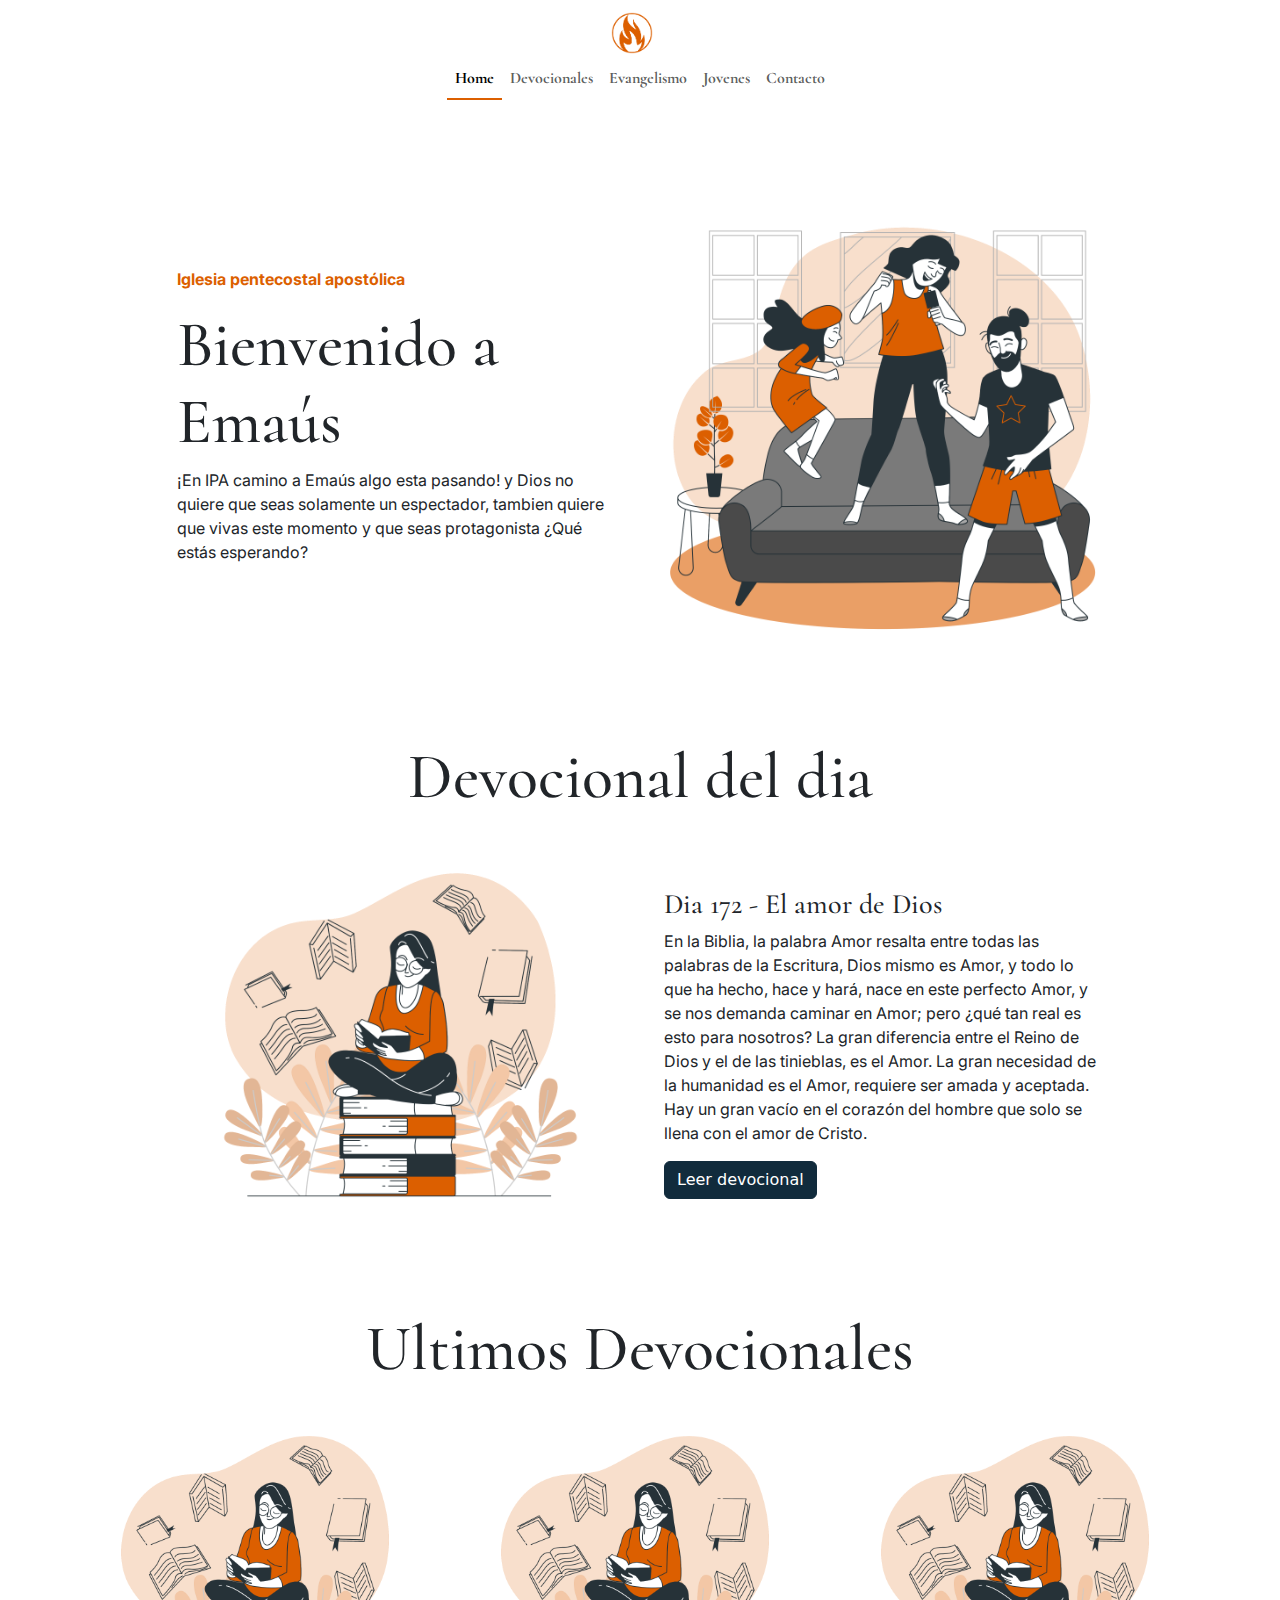
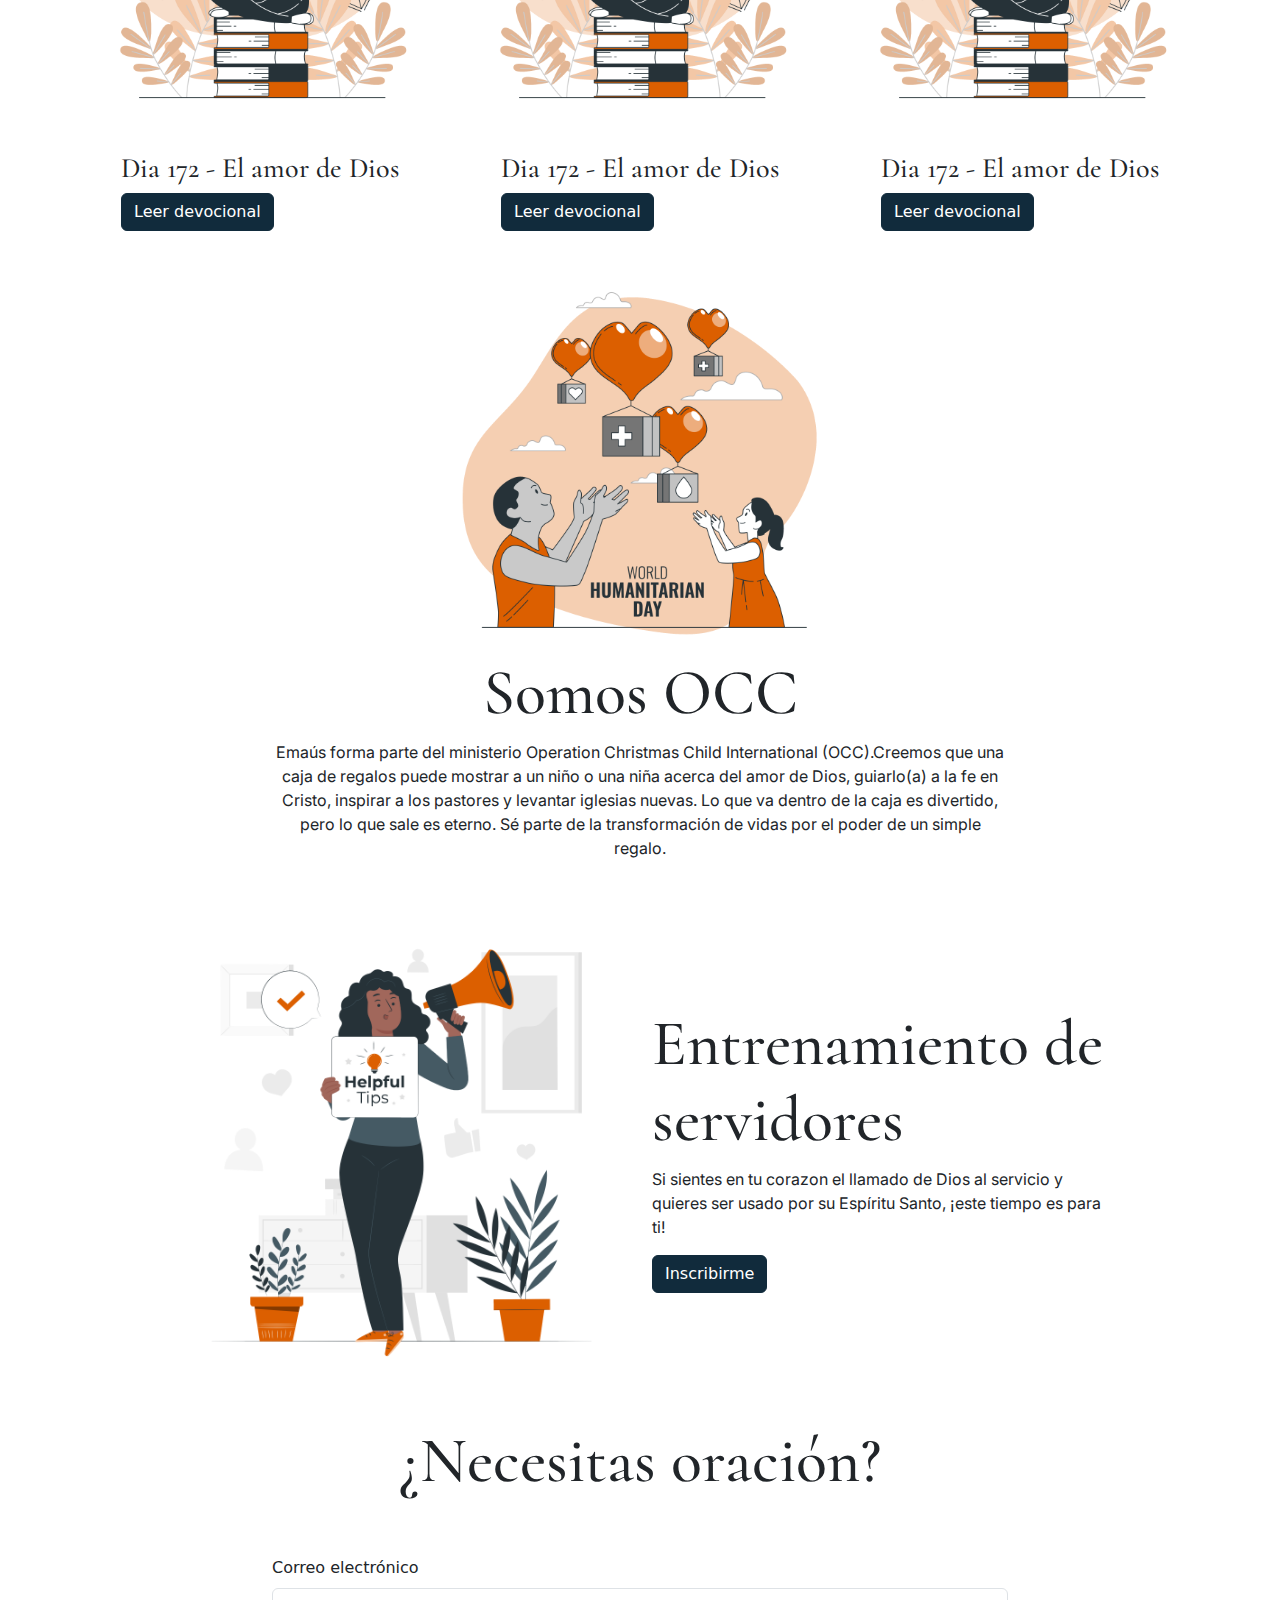
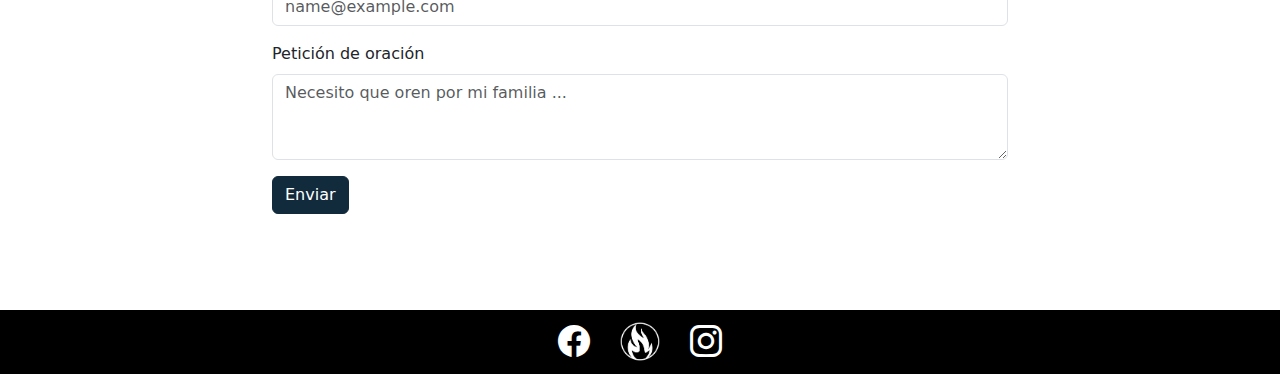
<file: index.html>
<!DOCTYPE html>
<html lang="en">

<head>
    <meta charset="UTF-8">
    <meta name="viewport" content="width=device-width, initial-scale=1.0">
    <title>Emaus</title>
    <link rel="stylesheet" href="assets/scss/style.css">
</head>

<body>
    <nav class="navbar navbar-expand-lg">
        <div class="container-fluid d-flex flex-column">
            <div>
                <a class="navbar-brand" href="#"><img src="assets/img/logo_emaus.png" class="logo" alt="Logo de iglesia Emaús"></a>
                <button class="navbar-toggler" type="button" data-bs-toggle="collapse" data-bs-target="#navbarNavAltMarkup"
                    aria-controls="navbarNavAltMarkup" aria-expanded="false" aria-label="Toggle navigation">
                    <span class="navbar-toggler-icon"></span>
                </button>
            </div>
            <div class="collapse navbar-collapse" id="navbarNavAltMarkup">
                <div class="navbar-nav fw-bolder">
                    <a class="nav-link nav-hover active" aria-current="page" href="index.html">Home</a>
                    <a class="nav-link nav-hover" href="devocionales.html">Devocionales</a>
                    <a class="nav-link nav-hover" href="evangelismo.html">Evangelismo</a>
                    <a class="nav-link nav-hover" href="jovenes.html">Jovenes</a>
                    <a class="nav-link nav-hover" href="contacto.html">Contacto</a>
                </div>
            </div>
        </div>
    </nav>
    <!-- ++ Header ++ -->
    <header class="container hero">
        <div class="row">
            <div class="col-md-10 mx-auto">
                <div class="row g-5 my-5">
                    <div class="col-md-6 place-center">
                        <div>
                            <p class="text-primary fw-bolder">Iglesia pentecostal apostólica</p>
                            <h2>Bienvenido a Emaús</h2>
                            <p>¡En IPA camino a Emaús algo esta pasando!
                                y Dios no quiere que seas solamente un espectador, tambien quiere que vivas este momento y que seas protagonista
                                ¿Qué estás esperando? </p>
                        </div>
                    </div>
                    <div class="col-md-6 place-center">
                        <img class="img-fluid mx-auto" src="assets/img/Having fun-bro.png" alt="Imagenes de jovenes felices">
                    </div>
                </div>
            </div>
        </div>

    </header>

    <main class="my-5">
        <!-- ++ Devocional del Dia ++ -->
        <section class="my-5 container">
            <h2 class="text-center">Devocional del dia</h2>
            <div class="row">
                <div class="col-md-10 mx-auto">
                    <div class="row g-5">
                        <div class="col-md-6">
                            <img class="img-fluid" src="assets/img/Book lover-bro.png" alt="Imagen de joven leyendo un libro">
                        </div>
                        <div class="col place-center">
                            <div>
                                <h3>Dia 172 - El amor de Dios</h3>
                                <p>En la Biblia, la palabra Amor resalta entre todas las palabras de la Escritura, Dios mismo es Amor, y todo lo que ha hecho, hace y hará, nace en este perfecto Amor, y se nos demanda caminar en Amor; pero ¿qué tan real es esto para nosotros?
                                    La gran diferencia entre el Reino de Dios y el de las tinieblas, es el Amor. La gran necesidad de la humanidad es el Amor, requiere ser amada y aceptada. Hay un gran vacío en el corazón del hombre que solo se llena con el amor de Cristo.</p>
                                <button class="btn btn-secondary">Leer devocional</button>
                            </div>
                        </div>
                    </div>
                </div>
            </div>
        </section>
        <!-- ++ Devocionales Anteriores ++ -->
        <section class="container my-5">
            <h2 class="text-center">Ultimos Devocionales</h2>
            <div class="row">
                <div class="col-md-4">
                    <div class="row">
                        <div class="col-md-12">
                            <img class="img-fluid" src="assets/img/Book lover-bro.png" alt="Imagen de joven leyendo un libro">
                        </div>
                        <div class="col place-center">
                            <div>
                                <h3>Dia 172 - El amor de Dios</h3>
                                <button class="btn btn-secondary">Leer devocional</button>
                            </div>
                        </div>
                    </div>
                </div>
                <div class="col-md-4">
                    <div class="row">
                        <div class="col-md-12">
                            <img class="img-fluid" src="assets/img/Book lover-bro.png" alt="Imagen de joven leyendo un libro">
                        </div>
                        <div class="col place-center">
                            <div>
                                <h3>Dia 172 - El amor de Dios</h3>
                                <button class="btn btn-secondary">Leer devocional</button>
                            </div>
                        </div>
                    </div>
                </div>
                <div class="col-md-4">
                    <div class="row">
                        <div class="col-md-12">
                            <img class="img-fluid" src="assets/img/Book lover-bro.png" alt="Imagen de joven leyendo un libro">
                        </div>
                        <div class="col place-center">
                            <div>
                                <h3>Dia 172 - El amor de Dios</h3>
                                <button class="btn btn-secondary">Leer devocional</button>
                            </div>
                        </div>
                    </div>
                </div>
            </div>
        </section>
        <!-- ++ Somos OCC ++ -->
        <section class="container my-5">
            <div class="row">
                <div class="col-md-8 mx-auto">
                    <div>
                        <img class=" d-block w-50 mx-auto" src="assets/img/World Humanitarian Day-bro.png" alt="">
                        <h2 class="text-center mt-2">Somos OCC</h2>
                        <p class="text-center">Emaús forma parte del ministerio Operation Christmas Child International (OCC).Creemos que una caja de regalos puede mostrar a un niño o una niña acerca del amor de Dios, guiarlo(a) a la fe en Cristo, inspirar a los pastores y levantar iglesias nuevas. Lo que va dentro de la caja es divertido, pero lo que sale es eterno. Sé parte de la transformación de vidas por el poder de un simple regalo.</p>
                    </div>
                </div>
            </div>
        </section>
        <section class="container my-5">
            <div class="row">
                <div class="col-md-10 mx-auto">
                    <div class="row">
                        <div class="col">
                            <img class="img-fluid" src="assets/img/Helpful sign-pana.png" alt="Imagen de tips de servicios">
                        </div>
                        <div class="col place-center">
                            <div>
                                <h2>Entrenamiento de servidores</h2>
                                <p>Si sientes en tu corazon el llamado de Dios al servicio y quieres ser usado por su Espíritu Santo, ¡este tiempo es para ti!</p>
                                <button class="btn btn-secondary">Inscribirme</button>
                            </div>
                        </div>
                    </div>
                </div>
            </div>

        </section>
         <!-- ++ Oración ++ -->
         <section class="container my-5">
            <h2 class="text-center my-2">¿Necesitas oración?</h2>
            <div class="row">
                <div class="col-md-8 mx-auto my-5">
                   <form action="">
                        <div class="mb-3">
                            <label for="email" class="form-label">Correo electrónico</label>
                            <input type="email" class="form-control" id="email" placeholder="name@example.com">
                        </div>
                        <div class="mb-3">
                            <label for="mensaje" class="form-label">Petición de oración</label>
                            <textarea class="form-control" id="mensaje" rows="3" placeholder="Necesito que oren por mi familia ..."></textarea>
                        </div>
                        <button class="btn btn-secondary">Enviar</button>
                   </form>
                </div>
            </div>
        </section>
        
    </main>
    <footer class="container-fluid bg-negro  py-2">
        <div class="row">
            <div class="col-md-2 mx-auto">
                <div class="row">
                    <div class="col">
                        <div class="d-flex align-items-center justify-content-around">
                            <i class="bi bi-facebook fs-2"></i>
                            <img class="w-25" src="assets/img/3.png" alt="Logo de iglesia Emaús">
                            <i class="bi bi-instagram fs-2"></i>
                        </div>
                    </div>
                </div>
            </div>
        </div>
    </footer>
    



    <script src="assets/bootstrap-5.3.0/dist/js/bootstrap.js"></script>
    <script>
        setTimeout(()=>{
            if(document.cookie.replace(/(?:(?:^|.*;\s*)nombre\s*\=\s*([^;]*).*$)|^.*$/, "$1")){
                let cookieValor = document.cookie.replace(/(?:(?:^|.*;\s*)nombre\s*\=\s*([^;]*).*$)|^.*$/, "$1");
                alert("Que alegría verte otra vez "+ capitalize(cookieValor));
            }
            else{
                let nombre = prompt("Ingresa tu nombre");
                document.cookie= "nombre="+nombre;
            }
        },3000);
        function capitalize(str){
            const lower = str.toLowerCase();
            return str.charAt(0).toUpperCase() + lower.slice(1);
        }
    </script>
</body>

</html>
</file>
